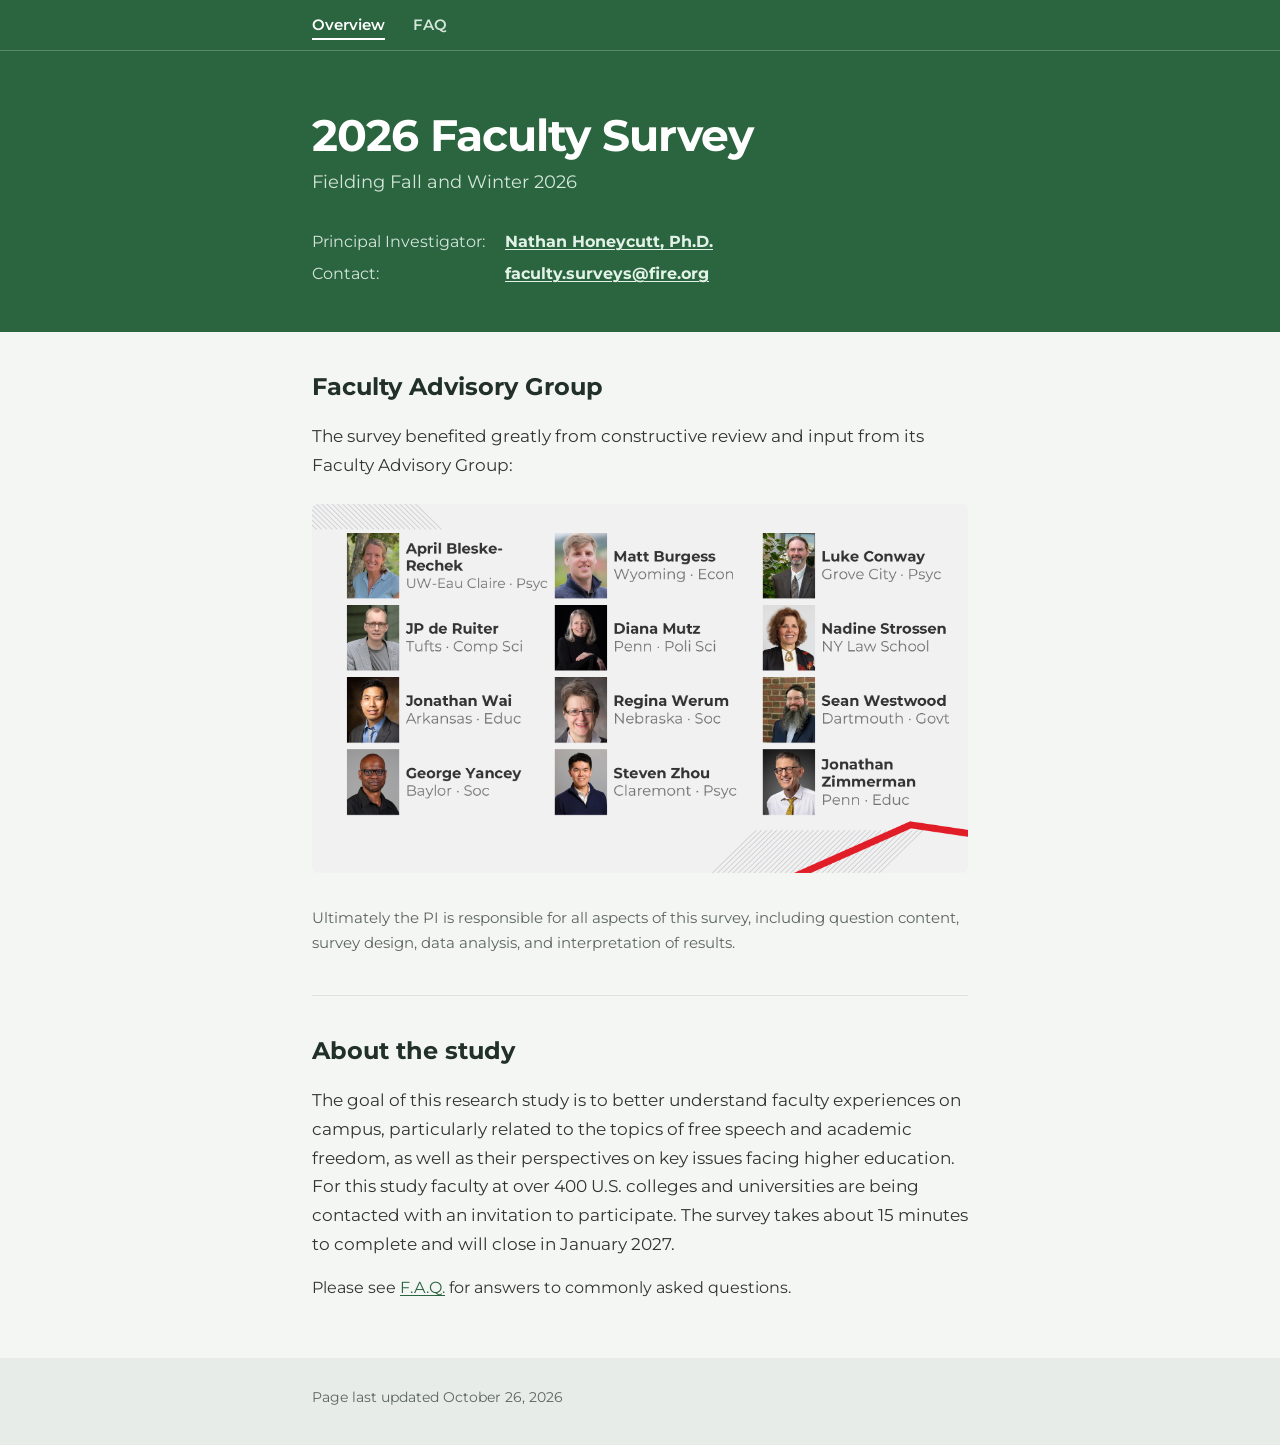
<file: index.html>
<!DOCTYPE html>
<html lang="en">
<head>
<meta charset="utf-8">
<meta name="viewport" content="width=device-width, initial-scale=1">
<title>2026 Faculty Survey</title>
<meta name="description" content="Information about the 2026 Faculty Survey: the study and the faculty advisory group.">
<link rel="preconnect" href="https://fonts.googleapis.com">
<link rel="preconnect" href="https://fonts.gstatic.com" crossorigin>
<link href="https://fonts.googleapis.com/css2?family=Montserrat:ital,wght@0,400;0,600;0,700;1,400&display=swap" rel="stylesheet">
<link rel="icon" href="favicon.svg" type="image/svg+xml">
<link rel="icon" href="favicon.png" type="image/png">
<link rel="apple-touch-icon" href="favicon.png">
<link rel="stylesheet" href="style.css">
</head>
<body>

<nav class="topnav" aria-label="Site">
  <div class="wrap">
    <ul>
      <li><a href="index.html" aria-current="page">Overview</a></li>
      <li><a href="faq.html">FAQ</a></li>
    </ul>
  </div>
</nav>

<header class="masthead">
  <div class="wrap">
    <h1>2026 Faculty Survey</h1>
    <p class="fielding">Fielding Fall and Winter 2026</p>
    <dl class="details">
      <dt>Principal Investigator:</dt>
      <dd><a href="https://www.fire.org/about-us/our-team/nathan-honeycutt?category=1582">Nathan Honeycutt, Ph.D.</a></dd>
      <dt>Contact:</dt>
      <dd><a href="mailto:faculty.surveys@fire.org">faculty.surveys@fire.org</a></dd>
    </dl>
  </div>
</header>

<main class="wrap">

  <section aria-labelledby="advisors-heading">
    <h2 id="advisors-heading">Faculty Advisory Group</h2>
    <p class="lede">The survey benefited greatly from constructive review and input from its Faculty Advisory Group:</p>

    <!-- Advisory group image. To replace it, upload a new file to the images folder with the same name. -->
    <a class="zoom" href="images/advisory_group.png" aria-label="Enlarge the Faculty Advisory Group image">
      <img class="group-image" src="images/advisory_group.png" alt="Faculty Advisory Group: April Bleske-Rechek, Wisconsin, Psychology; Matt Burgess, Wyoming, Economics; Luke Conway, Grove City, Psychology; JP DeRuiter, Tufts, Computer Science; Diana Mutz, Penn, Political Science; Nadine Strossen, New York Law School; Jonathan Wai, Arkansas, Education; Regina Werum, Nebraska, Sociology; Sean Westwood, Dartmouth, Government; George Yancey, Baylor, Sociology; Steven Zhou, Claremont, Psychology; Jonathan Zimmerman, Penn, Education.">
    </a>
    <dialog class="lightbox" id="group-lightbox" aria-label="Faculty Advisory Group image, enlarged">
      <button class="lightbox-close" type="button" aria-label="Close">&times;</button>
      <div class="lightbox-inner">
        <img src="images/advisory_group.png" alt="Faculty Advisory Group: April Bleske-Rechek, Wisconsin, Psychology; Matt Burgess, Wyoming, Economics; Luke Conway, Grove City, Psychology; JP DeRuiter, Tufts, Computer Science; Diana Mutz, Penn, Political Science; Nadine Strossen, New York Law School; Jonathan Wai, Arkansas, Education; Regina Werum, Nebraska, Sociology; Sean Westwood, Dartmouth, Government; George Yancey, Baylor, Sociology; Steven Zhou, Claremont, Psychology; Jonathan Zimmerman, Penn, Education.">
      </div>
    </dialog>

    <p class="note">Ultimately the PI is responsible for all aspects of this survey, including question content, survey design, data analysis, and interpretation of results.</p>
  </section>

  <section aria-labelledby="about-heading">
    <h2 id="about-heading">About the study</h2>
    <p class="lede">The goal of this research study is to better understand faculty experiences on campus, particularly related to the topics of free speech and academic freedom, as well as their perspectives on key issues facing higher education. For this study faculty at over 400 U.S. colleges and universities are being contacted with an invitation to participate. The survey takes about 15 minutes to complete and will close in January 2027.</p>
    <p>Please see <a href="faq.html">F.A.Q.</a> for answers to commonly asked questions.</p>
  </section>

</main>

<footer>
  <div class="wrap">
    <p>Page last updated October 26, 2026</p>
  </div>
</footer>

<script>
  (function () {
    var link = document.querySelector('.zoom');
    var box = document.getElementById('group-lightbox');
    if (!link || !box || typeof box.showModal !== 'function') return; // falls back to opening the image itself
    link.addEventListener('click', function (e) { e.preventDefault(); box.showModal(); });
    box.querySelector('.lightbox-close').addEventListener('click', function () { box.close(); });
    box.addEventListener('click', function (e) { if (e.target === box || e.target.classList.contains('lightbox-inner')) box.close(); });
  })();
</script>
<!-- Cloudflare Web Analytics --><script type='module' src='https://static.cloudflareinsights.com/beacon.min.js' data-cf-beacon='{"token": "2f7d5386d03c4ee5ba203dc6de706278"}'></script><!-- End Cloudflare Web Analytics -->
</body>
</html>
</file>
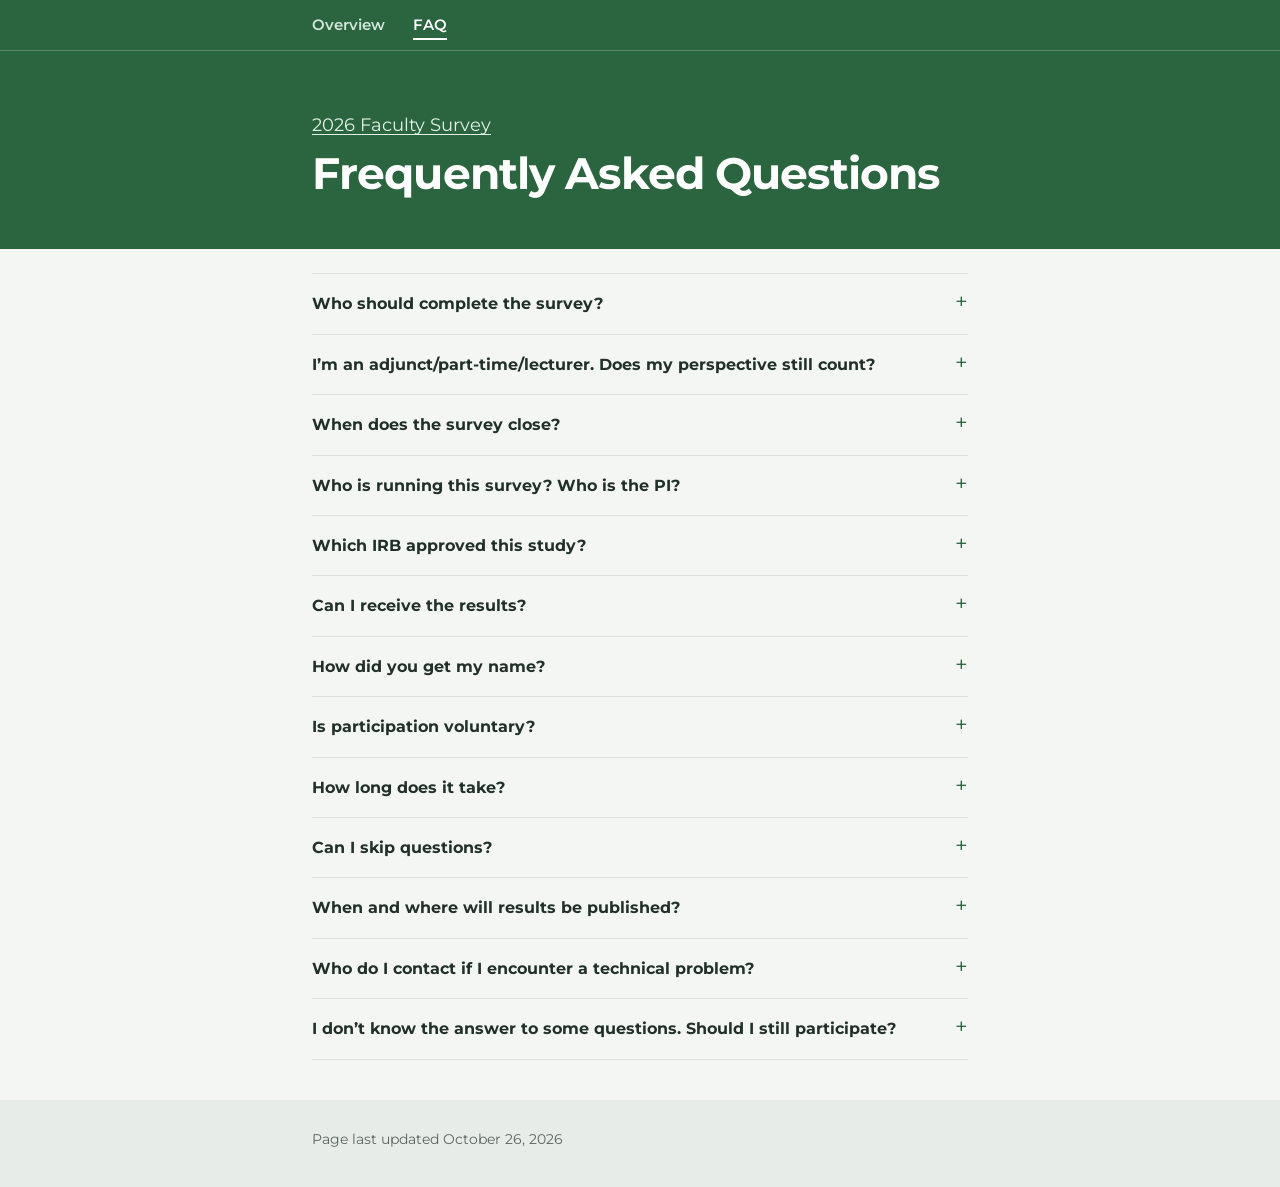
<file: faq.html>
<!DOCTYPE html>
<html lang="en">
<head>
<meta charset="utf-8">
<meta name="viewport" content="width=device-width, initial-scale=1">
<title>Frequently Asked Questions | 2026 Faculty Survey</title>
<meta name="description" content="Frequently asked questions about the 2026 Faculty Survey.">
<link rel="preconnect" href="https://fonts.googleapis.com">
<link rel="preconnect" href="https://fonts.gstatic.com" crossorigin>
<link href="https://fonts.googleapis.com/css2?family=Montserrat:ital,wght@0,400;0,600;0,700;1,400&display=swap" rel="stylesheet">
<link rel="icon" href="favicon.svg" type="image/svg+xml">
<link rel="icon" href="favicon.png" type="image/png">
<link rel="apple-touch-icon" href="favicon.png">
<link rel="stylesheet" href="style.css">
</head>
<body>

<nav class="topnav" aria-label="Site">
  <div class="wrap">
    <ul>
      <li><a href="index.html">Overview</a></li>
      <li><a href="faq.html" aria-current="page">FAQ</a></li>
    </ul>
  </div>
</nav>

<header class="masthead">
  <div class="wrap">
    <p class="fielding series"><a href="index.html">2026 Faculty Survey</a></p>
    <h1>Frequently Asked Questions</h1>
  </div>
</header>

<main class="wrap">
  <section class="faq-page" aria-label="Frequently asked questions">
    <div class="faq">

      <details>
        <summary>Who should complete the survey?</summary>
        <div class="answer">
          <p>The survey is intended for current college and university faculty who have been contacted with an invitation to participate. If you have taught within the last two years, or are otherwise active on campus in a faculty role, you are eligible to participate. Along with tenured and tenure-track faculty, this includes adjunct faculty and lecturers. Individuals who are now fully retired or no longer meaningfully involved with their institution may disregard the invitation. If you received an invitation email by accident and are not a faculty member, you may disregard the message and/or click the opt-out link in the message.</p>
        </div>
      </details>

      <details>
        <summary>I’m an adjunct/part-time/lecturer. Does my perspective still count?</summary>
        <div class="answer">
          <p>Yes. Adjunct, clinical, lecturers, and part-time faculty are all in scope. If you are still unsure, feel free to reply to the invitation email to check.</p>
        </div>
      </details>

      <details>
        <summary>When does the survey close?</summary>
        <div class="answer">
          <p>The survey is anticipated to close in January 2027.</p>
        </div>
      </details>

      <details>
        <summary>Who is running this survey? Who is the PI?</summary>
        <div class="answer">
          <p>The 2026 FIRE Faculty Survey was designed by <a href="https://www.fire.org/about-us/our-team/nathan-honeycutt?category=1582">Nathan Honeycutt</a>, Ph.D. at the Foundation for Individual Rights and Expression. He is responsible for all aspects of the study, including (but not limited to) fielding/data collection, analysis, and authoring a report detailing the results.</p>
        </div>
      </details>

      <details>
        <summary>Which IRB approved this study?</summary>
        <div class="answer">
          <p>The study was reviewed and approved by the University of Arkansas Institutional Review Board on June 11, 2026.</p>
        </div>
      </details>

      <details>
        <summary>Can I receive the results?</summary>
        <div class="answer">
          <p>Thank you for your interest. Yes. Please provide your email address <a href="https://forms.gle/7xPfMgW51BZeupm36">here</a> and a copy of the report will be shared once available.</p>
        </div>
      </details>

      <details>
        <summary>How did you get my name?</summary>
        <div class="answer">
          <p>Contact information was compiled from publicly available directories at your institution. You are being contacted because when this information was collected it appeared that you were an active faculty member at one of the institutions selected for recruitment.</p>
        </div>
      </details>

      <details>
        <summary>Is participation voluntary?</summary>
        <div class="answer">
          <p>Yes. Participants can stop at any time.</p>
        </div>
      </details>

      <details>
        <summary>How long does it take?</summary>
        <div class="answer">
          <p>It is expected that your participation will take about 15 minutes.</p>
        </div>
      </details>

      <details>
        <summary>Can I skip questions?</summary>
        <div class="answer">
          <p>Yes.</p>
        </div>
      </details>

      <details>
        <summary>When and where will results be published?</summary>
        <div class="answer">
          <p>A report detailing the findings from the survey will be published by FIRE once available. Academic pre-print(s) and/or paper(s) may follow.</p>
        </div>
      </details>

      <details>
        <summary>Who do I contact if I encounter a technical problem?</summary>
        <div class="answer">
          <p>Please reply to the survey invitation you received and briefly describe the issue you’re experiencing.</p>
        </div>
      </details>

      <details>
        <summary>I don’t know the answer to some questions. Should I still participate?</summary>
        <div class="answer">
          <p>Not every question will apply equally to every faculty member. Please answer the questions to the best of your ability. Complete submissions are preferred, but questions can be skipped as needed.</p>
        </div>
      </details>

    </div>
  </section>
</main>

<footer>
  <div class="wrap">
    <p>Page last updated October 26, 2026</p>
  </div>
</footer>

<!-- Cloudflare Web Analytics --><script type='module' src='https://static.cloudflareinsights.com/beacon.min.js' data-cf-beacon='{"token": "2f7d5386d03c4ee5ba203dc6de706278"}'></script><!-- End Cloudflare Web Analytics -->
</body>
</html>
</file>
<file: style.css>
:root {
  /* Colors: change these to recolor both pages */
  --band: #2B653F;          /* top band background */
  --band-text: #FFFFFF;
  --band-muted: #D3E6D9;
  --band-link: #E3F2E8;
  --band-rule: rgba(255,255,255,0.22);
  --band-mark: #FFFFFF;     /* current-page underline in the top bar */
  --page: #F4F6F4;          /* page background */
  --ink: #22302A;            /* headings */
  --text: #2F3632;          /* body text */
  --muted: #5C665F;
  --rule: #DCE3DE;          /* divider lines */
  --foot: #E7ECE8;          /* footer background */
  --accent: #2B653F;      /* links */
  --display: "Montserrat", Arial, "Helvetica Neue", Helvetica, sans-serif;
  --sans: "Montserrat", Arial, "Helvetica Neue", Helvetica, sans-serif;
  color-scheme: light;
}

* { box-sizing: border-box; }
html { -webkit-text-size-adjust: 100%; scroll-behavior: smooth; }
@media (prefers-reduced-motion: reduce) { html { scroll-behavior: auto; } }

body {
  margin: 0;
  background: var(--page);
  color: var(--text);
  font-family: var(--sans);
  font-size: 1rem;
  line-height: 1.65;
}

.wrap { max-width: 44rem; margin: 0 auto; padding: 0 1.5rem; }

a { color: var(--accent); text-underline-offset: 0.15em; }
a:hover { color: var(--ink); }
.faq summary:hover, .faq details[open] summary { color: var(--accent); }
a:focus-visible, summary:focus-visible {
  outline: 3px solid var(--accent);
  outline-offset: 3px;
  border-radius: 2px;
}

/* Top band: navigation + page title */
.topnav, .masthead { background: var(--band); color: var(--band-text); }
.topnav { border-bottom: 1px solid var(--band-rule); }
.topnav ul { list-style: none; margin: 0; padding: 0.75rem 0; display: flex; gap: 1.75rem; }
.topnav a { color: var(--band-muted); text-decoration: none; font-weight: 600; font-size: 0.95rem; padding: 0.25rem 0; }
.topnav a:hover { color: var(--band-text); }
.topnav a[aria-current="page"] { color: var(--band-text); border-bottom: 2px solid var(--band-mark); }
.topnav a:focus-visible, .masthead a:focus-visible { outline-color: var(--band-text); }

.masthead { padding: 3.75rem 0 2.75rem; }
.masthead a { color: var(--band-link); }
.masthead a:hover { color: var(--band-text); }
.masthead .series { margin: 0 0 0.5rem; font-size: 1rem; }
.masthead h1 {
  font-family: var(--display);
  font-weight: 700;
  font-size: clamp(2rem, 5.5vw, 2.75rem);
  line-height: 1.1;
  letter-spacing: -0.02em;
  color: var(--band-text);
  margin: 0 0 0.5rem;
}
.masthead .fielding { font-family: var(--display); font-size: 1.125rem; color: var(--band-muted); margin: 0 0 2rem; }
.masthead .series.fielding { margin-bottom: 0.5rem; }
.details { margin: 0; display: grid; grid-template-columns: max-content 1fr; gap: 0.35rem 1.25rem; }
.details dt { color: var(--band-muted); }
.details dd { margin: 0; color: var(--band-text); font-weight: 700; }

/* Sections */
main { padding-bottom: 1rem; }
section { padding: 2.5rem 0; }
section + section { border-top: 1px solid var(--rule); }
.faq-page { padding-top: 1.5rem; }

h2 {
  font-family: var(--display);
  font-weight: 700;
  font-size: 1.5rem;
  line-height: 1.25;
  color: var(--ink);
  margin: 0 0 1.25rem;
}

p { margin: 0 0 1rem; }
.lede { font-size: 1.0625rem; line-height: 1.7; }
.note { font-size: 0.95rem; color: var(--muted); margin-top: 2rem; margin-bottom: 0; }

/* Advisory group */
.group-image { display: block; width: 100%; height: auto; border-radius: 6px; }
.zoom { display: block; position: relative; margin-top: 1.5rem; cursor: zoom-in; text-decoration: none; }

/* Enlarged image view */
.lightbox { border: 0; padding: 0; background: transparent; max-width: none; max-height: none; width: 100vw; height: 100vh; margin: 0; }
.lightbox::backdrop { background: rgba(15,22,18,0.94); }
.lightbox-inner { width: 100%; height: 100%; display: flex; align-items: center; justify-content: center; overflow: auto; padding: 3.5rem 1rem 1rem; box-sizing: border-box; }
.lightbox-inner img { display: block; max-width: 96vw; max-height: 88vh; width: auto; height: auto; border-radius: 6px; }
.lightbox-close {
  position: fixed; top: 0.75rem; right: 0.75rem; z-index: 1;
  width: 2.75rem; height: 2.75rem; border: 0; border-radius: 50%;
  background: rgba(255,255,255,0.92); color: #000000; font-size: 1.75rem; line-height: 1; cursor: pointer;
}
.lightbox-close:focus-visible { outline: 3px solid #FFFFFF; outline-offset: 2px; }
/* On phones the enlarged image is wider than the screen so names are readable; swipe to pan */
@media (max-width: 40rem) {
  .lightbox-inner { justify-content: flex-start; }
  .lightbox-inner img { max-width: none; max-height: none; width: 960px; }
}

/* FAQ */
.faq { border-top: 1px solid var(--rule); }
.faq details { border-bottom: 1px solid var(--rule); }
.faq summary {
  list-style: none;
  cursor: pointer;
  display: flex;
  justify-content: space-between;
  align-items: baseline;
  gap: 1rem;
  padding: 1rem 0;
  font-weight: 700;
  color: var(--ink);
}
.faq summary::-webkit-details-marker { display: none; }
.faq summary::after { content: "+"; flex-shrink: 0; font-weight: 400; font-size: 1.4rem; line-height: 1; color: var(--accent); }
.faq details[open] summary::after { content: "\2212"; }
.faq summary:hover { color: var(--accent); }
.faq .answer { padding: 0 2rem 1.25rem 0; }
.faq .answer p:last-child { margin-bottom: 0; }

/* Footer */
footer { background: var(--foot); padding: 1.75rem 0 2.25rem; font-size: 0.9rem; color: var(--muted); }
footer p { margin: 0; }

@media (max-width: 30rem) {
  .masthead { padding: 2.75rem 0 2rem; }
  .details { grid-template-columns: 1fr; gap: 0; }
  .details dd { margin-bottom: 0.6rem; }
  .faq .answer { padding-right: 0; }
}
</file>
